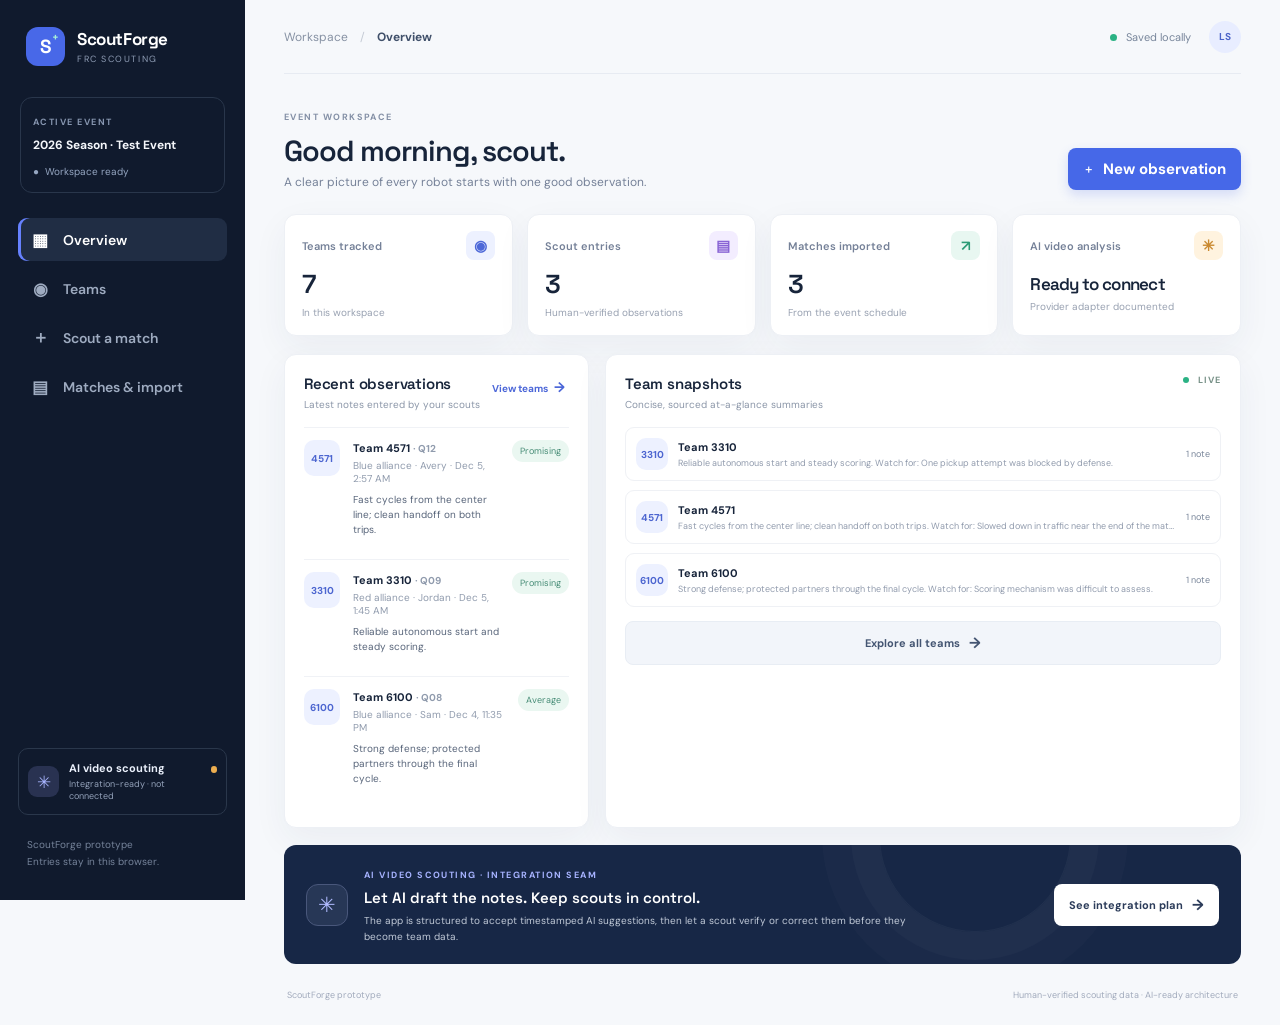
<file: scouting-app/index.html>
<!doctype html>
<html lang="en">
<head>
  <meta charset="utf-8">
  <meta name="viewport" content="width=device-width, initial-scale=1">
  <meta name="theme-color" content="#101a2d">
  <title>ScoutForge | FRC Scouting</title>
  <link rel="stylesheet" href="styles.css">
</head>
<body>
  <div class="app-shell">
    <aside class="sidebar" aria-label="Main navigation">
      <a class="brand" href="#dashboard" aria-label="ScoutForge home">
        <span class="brand-mark">S<span>+</span></span>
        <span><strong>ScoutForge</strong><small>FRC SCOUTING</small></span>
      </a>
      <div class="event-picker"><span class="eyebrow">ACTIVE EVENT</span><strong id="eventName">2026 Season · Test Event</strong><span class="event-dot">● &nbsp;Workspace ready</span></div>
      <nav class="nav-links">
        <button class="nav-link active" data-view="dashboard"><span>▦</span> Overview</button>
        <button class="nav-link" data-view="teams"><span>◉</span> Teams</button>
        <button class="nav-link" data-view="scout"><span>＋</span> Scout a match</button>
        <button class="nav-link" data-view="matches"><span>▤</span> Matches & import</button>
      </nav>
      <div class="sidebar-bottom"><div class="ai-mini"><span class="ai-icon">✳</span><div><strong>AI video scouting</strong><small>Integration-ready · not connected</small></div><span class="status-pip"></span></div><p>ScoutForge prototype<br>Entries stay in this browser.</p></div>
    </aside>

    <main class="main-content">
      <header class="topbar"><div class="mobile-brand"><span class="brand-mark">S<span>+</span></span><strong>ScoutForge</strong></div><div class="breadcrumb">Workspace <span>/</span> <strong id="pageLabel">Overview</strong></div><div class="topbar-right"><span class="sync-status"><i></i> Saved locally</span><button class="avatar" title="Local prototype">LS</button></div></header>

      <section class="view active" id="view-dashboard">
        <div class="page-heading"><div><span class="eyebrow">EVENT WORKSPACE</span><h1>Good morning, scout.</h1><p>A clear picture of every robot starts with one good observation.</p></div><button class="button primary" data-go="scout">＋ <span>New observation</span></button></div>
        <div class="stats-grid">
          <article class="stat-card"><div class="stat-top"><span>Teams tracked</span><span class="stat-icon blue">◉</span></div><strong id="teamCount">0</strong><small>In this workspace</small></article>
          <article class="stat-card"><div class="stat-top"><span>Scout entries</span><span class="stat-icon violet">▤</span></div><strong id="entryCount">0</strong><small>Human-verified observations</small></article>
          <article class="stat-card"><div class="stat-top"><span>Matches imported</span><span class="stat-icon green">↗</span></div><strong id="matchCount">0</strong><small>From the event schedule</small></article>
          <article class="stat-card ai-stat"><div class="stat-top"><span>AI video analysis</span><span class="stat-icon amber">✳</span></div><strong class="stat-word">Ready to connect</strong><small>Provider adapter documented</small></article>
        </div>
        <div class="content-grid">
          <section class="panel recent-panel"><div class="panel-heading"><div><h2>Recent observations</h2><p>Latest notes entered by your scouts</p></div><button class="text-button" data-go="teams">View teams <span>→</span></button></div><div id="recentEntries" class="recent-list"></div></section>
          <section class="panel focus-panel"><div class="panel-heading"><div><h2>Team snapshots</h2><p>Concise, sourced at-a-glance summaries</p></div><span class="live-label"><i></i> LIVE</span></div><div id="teamSnapshots" class="snapshot-list"></div><button class="button subtle full-width" data-go="teams">Explore all teams <span>→</span></button></section>
        </div>
        <section class="banner"><div class="banner-symbol">✳</div><div><span class="eyebrow">AI VIDEO SCOUTING · INTEGRATION SEAM</span><h2>Let AI draft the notes. Keep scouts in control.</h2><p>The app is structured to accept timestamped AI suggestions, then let a scout verify or correct them before they become team data.</p></div><button class="button banner-button" data-go="matches">See integration plan <span>→</span></button></section>
      </section>

      <section class="view" id="view-teams">
        <div class="page-heading"><div><span class="eyebrow">TEAM DIRECTORY</span><h1>Team snapshots</h1><p>Compact summaries built from match observations and pit notes.</p></div><label class="search-box"><span>⌕</span><input id="teamSearch" type="search" placeholder="Search team or notes" aria-label="Search teams"></label></div>
        <div id="teamsList" class="teams-grid"></div>
      </section>

      <section class="view" id="view-scout">
        <div class="page-heading"><div><span class="eyebrow">QUICK ENTRY</span><h1>Scout a match</h1><p>Capture the useful details, not a long checklist.</p></div><span class="offline-pill"><i></i> Works offline on this device</span></div>
        <div class="form-layout"><form id="scoutForm" class="panel scout-form">
          <div class="form-section-title"><span class="step-number">01</span><div><h2>Match & robot</h2><p>Who and when?</p></div></div>
          <div class="form-row"><label>Team number<input name="team" type="number" min="1" placeholder="e.g. 4571" required></label><label>Match<input name="match" type="text" placeholder="e.g. Q12" required></label></div>
          <div class="form-row"><label>Alliance<select name="alliance"><option value="Red">Red</option><option value="Blue">Blue</option><option value="Unknown">Unknown</option></select></label><label>Scout name<input name="scout" type="text" placeholder="Your name"></label></div>
          <div class="form-section-title second"><span class="step-number">02</span><div><h2>What stood out?</h2><p>Short, specific, useful.</p></div></div>
          <label>Observed strengths<textarea name="strengths" rows="3" placeholder="What did the robot do well?"></textarea></label>
          <label>Limitations or issues<textarea name="issues" rows="3" placeholder="Anything that affected performance?"></textarea></label>
          <div class="form-row"><label>Consistency<select name="consistency"><option value="Not sure">Not sure</option><option value="Consistent">Consistent</option><option value="Mixed">Mixed</option><option value="Inconsistent">Inconsistent</option></select></label><label>Overall impression<select name="impression"><option value="Promising">Promising</option><option value="Average">Average</option><option value="Needs review">Needs review</option></select></label></div>
          <div class="form-actions"><span>Saved on this device; sync can be added later.</span><button class="button primary" type="submit">Save observation <span>→</span></button></div>
        </form>
        <aside class="form-aside"><div class="panel tip-card"><span class="tip-icon">✦</span><h3>Scout for signal</h3><p>Describe what you saw, not what you assume. One specific observation is more valuable than a long vague note.</p><div class="tip-example"><span>EXAMPLE</span><p>“Picked up from the center line twice; missed the second cycle after traffic.”</p></div></div><div class="panel future-card"><span class="eyebrow">COMING IN AI PIPELINE</span><h3>AI-drafted observations</h3><p>Timestamped suggestions will appear here for review. They will never silently replace scout-confirmed entries.</p><span class="pill muted">Provider not connected</span></div></aside></div>
      </section>

      <section class="view" id="view-matches">
        <div class="page-heading"><div><span class="eyebrow">EVENT TOOLS</span><h1>Matches & setup</h1><p>Import a schedule and prepare the workspace for scouting.</p></div></div>
        <div class="content-grid match-layout">
          <section class="panel import-panel"><div class="panel-heading"><div><h2>Import match schedule</h2><p>Admin or trusted user workflow</p></div><span class="upload-icon">↑</span></div><div class="drop-zone" id="dropZone"><div class="csv-icon">CSV</div><strong>Choose a schedule file</strong><span>CSV format · file is processed in this browser</span><label class="button subtle file-button">Browse files<input type="file" id="scheduleFile" accept=".csv,text/csv"></label></div><div class="format-note"><strong>Expected CSV columns</strong><code>match, red1, red2, red3, blue1, blue2, blue3</code><span>Header names are case-insensitive. Extra columns are ignored.</span></div><div id="importMessage" class="import-message" role="status"></div><div class="role-note"><span>ⓘ</span><p><strong>Access control placeholder</strong><br>This prototype has no login or role enforcement. Restrict schedule imports to admins/trusted users when authentication is added.</p></div></section>
          <section class="panel ai-panel"><div class="panel-heading"><div><h2>AI video pipeline</h2><p>Designed for a replaceable analysis provider</p></div><span class="ai-icon large">✳</span></div><div class="pipeline"><div class="pipeline-step"><span>1</span><div><strong>Video source</strong><small>Upload, event recording, or approved feed</small></div><b>○</b></div><div class="pipeline-step"><span>2</span><div><strong>Analysis adapter</strong><small>Insert your model/service integration here</small></div><b>○</b></div><div class="pipeline-step"><span>3</span><div><strong>Review suggestions</strong><small>Timestamp + confidence + scout decision</small></div><b>○</b></div><div class="pipeline-step"><span>4</span><div><strong>Team summary</strong><small>Only confirmed data rolls into the overview</small></div><b>○</b></div></div><a class="text-button docs-link" href="AI_INTEGRATION.md" target="_blank" rel="noreferrer">Open AI integration outline <span>↗</span></a></section>
        </div>
        <section class="panel schedule-panel"><div class="panel-heading"><div><h2>Schedule</h2><p id="scheduleSubtitle">Imported matches appear here</p></div><button class="text-button" id="clearSchedule">Clear schedule</button></div><div id="scheduleTable"></div></section>
      </section>
      <footer class="app-footer"><span>ScoutForge prototype</span><span>Human-verified scouting data · AI-ready architecture</span></footer>
    </main>
  </div>
  <div id="toast" class="toast" role="status" aria-live="polite"></div>
  <script src="app.js"></script>
</body>
</html>
</file>
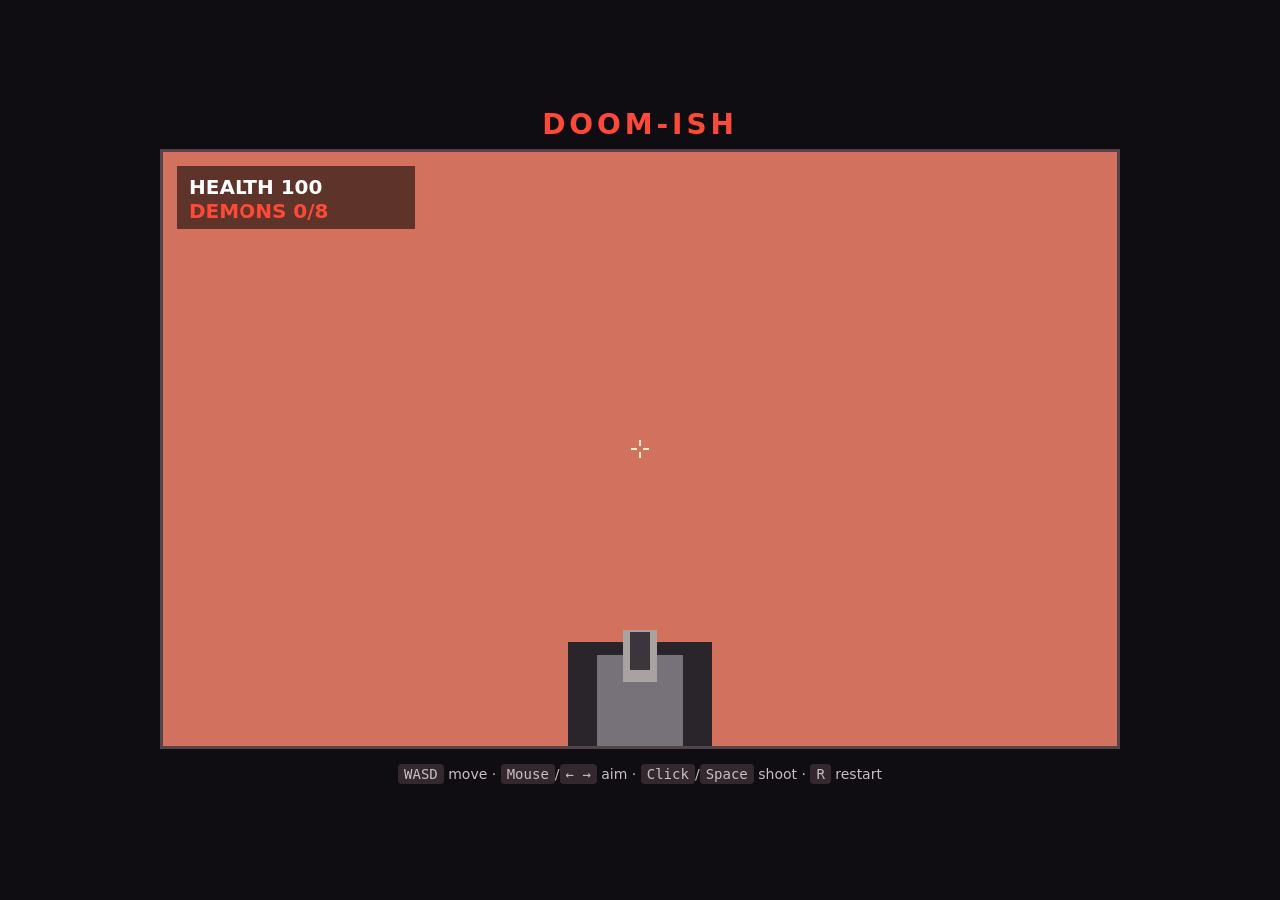
<file: doom.html>
<!doctype html>
<html lang="en">
<meta charset="utf-8">
<meta name="viewport" content="width=device-width,initial-scale=1">
<title>DOOM-ish: Tyler’s Problem</title>
<style>
  * { box-sizing: border-box }
  body {
    margin: 0; min-height: 100vh; display: grid; place-items: center;
    background: #100d12; color: #eee; font: 14px system-ui, sans-serif;
  }
  main { width: min(96vw, 960px); text-align: center }
  h1 { margin: 8px; color: #ff4938; letter-spacing: .14em }
  canvas {
    display: block; width: 100%; aspect-ratio: 8 / 5;
    background: #19151a; border: 3px solid #55434a; cursor: crosshair;
    image-rendering: pixelated;
  }
  p { color: #c9bec2; line-height: 1.6 }
  kbd { background: #33282e; padding: 2px 6px; border-radius: 4px }
</style>
<main>
  <h1>DOOM-ISH</h1>
  <canvas id="game" width="960" height="600"></canvas>
  <p><kbd>WASD</kbd> move · <kbd>Mouse</kbd>/<kbd>← →</kbd> aim · <kbd>Click</kbd>/<kbd>Space</kbd> shoot · <kbd>R</kbd> restart</p>
</main>
<script>
(() => {
  const canvas = document.querySelector("#game");
  const ctx = canvas.getContext("2d");
  const W = canvas.width, H = canvas.height, FOV = Math.PI / 3;
  const map = [
    "################",
    "#..............#",
    "#..##......##..#",
    "#..............#",
    "#....#.........#",
    "#....#..##.....#",
    "#..............#",
    "#..##......#...#",
    "#..............#",
    "#......##......#",
    "#..............#",
    "################"
  ];
  const keys = new Set();
  let player, enemies, kills, flash, gameOver, won, lastTime, zbuffer;

  function reset() {
    player = { x: 2.5, y: 2.5, angle: 0, health: 100, hurt: 0 };
    enemies = [
      [7.5, 2.5], [12.5, 3.5], [5.5, 4.5], [10.5, 6.5],
      [3.5, 8.5], [8.5, 8.5], [13.5, 9.5], [6.5, 10.2]
    ].map(([x,y]) => ({x,y,hp:1,attack:0}));
    kills = 0; flash = 0; gameOver = false; won = false;
  }
  reset();

  function wall(x,y) {
    const mx = Math.floor(x), my = Math.floor(y);
    return !map[my] || map[my][mx] !== ".";
  }
  function moveTo(x,y) {
    const r = .22;
    if (!wall(x + Math.sign(x-player.x)*r, player.y)) player.x = x;
    if (!wall(player.x, y + Math.sign(y-player.y)*r)) player.y = y;
  }
  function wallDistance(angle) {
    const rx = Math.cos(angle), ry = Math.sin(angle);
    let mx = Math.floor(player.x), my = Math.floor(player.y);
    const ddx = Math.abs(1 / (rx || 1e-9)), ddy = Math.abs(1 / (ry || 1e-9));
    const sx = rx < 0 ? -1 : 1, sy = ry < 0 ? -1 : 1;
    let sxDist = (rx < 0 ? player.x-mx : mx+1-player.x) * ddx;
    let syDist = (ry < 0 ? player.y-my : my+1-player.y) * ddy;
    let side = 0, steps = 0;
    while (steps++ < 40) {
      if (sxDist < syDist) { sxDist += ddx; mx += sx; side = 0; }
      else { syDist += ddy; my += sy; side = 1; }
      if (!map[my] || map[my][mx] !== ".") break;
    }
    const distance = side === 0
      ? (mx - player.x + (1-sx)/2) / (rx || 1e-9)
      : (my - player.y + (1-sy)/2) / (ry || 1e-9);
    return { distance: Math.max(.001, distance), side, mx, my };
  }

  function shoot() {
    if (gameOver || won) { reset(); return; }
    flash = 0.12;
    let target = null, best = .13;
    for (const e of enemies) {
      if (e.hp <= 0) continue;
      const dx = e.x-player.x, dy = e.y-player.y;
      const dist = Math.hypot(dx,dy);
      let diff = Math.atan2(dy,dx)-player.angle;
      diff = Math.atan2(Math.sin(diff), Math.cos(diff));
      const aim = Math.abs(diff) + Math.max(0, .035-dist*.003);
      if (aim < best && wallDistance(player.angle + diff).distance > dist-.25) {
        best = aim; target = e;
      }
    }
    if (target) {
      target.hp = 0; kills++;
      if (kills === 8) won = true;
    }
  }

  function update(dt) {
    if (gameOver || won) return;
    const turn = (keys.has("ArrowRight") ? 1 : 0) - (keys.has("ArrowLeft") ? 1 : 0);
    player.angle += turn * 2.3 * dt;
    const forward = (keys.has("w") || keys.has("W") || keys.has("ArrowUp") ? 1 : 0)
                   - (keys.has("s") || keys.has("S") || keys.has("ArrowDown") ? 1 : 0);
    const strafe = (keys.has("d") || keys.has("D") ? 1 : 0) - (keys.has("a") || keys.has("A") ? 1 : 0);
    const speed = 3.0 * dt;
    const dx = (Math.cos(player.angle)*forward + Math.cos(player.angle+Math.PI/2)*strafe)*speed;
    const dy = (Math.sin(player.angle)*forward + Math.sin(player.angle+Math.PI/2)*strafe)*speed;
    moveTo(player.x+dx, player.y+dy);

    for (const e of enemies) {
      if (e.hp <= 0) continue;
      const dx = player.x-e.x, dy = player.y-e.y, dist = Math.hypot(dx,dy);
      e.attack -= dt;
      if (dist < 8 && dist > 1.25) {
        const step = 0.7*dt, a = Math.atan2(dy,dx);
        const nx = e.x+Math.cos(a)*step, ny = e.y+Math.sin(a)*step;
        if (!wall(nx,e.y)) e.x=nx;
        if (!wall(e.x,ny)) e.y=ny;
      } else if (dist <= 1.25 && e.attack <= 0) {
        player.health -= 12; player.hurt = .2; e.attack = .75;
        if (player.health <= 0) gameOver = true;
      }
    }
    flash = Math.max(0,flash-dt);
    player.hurt = Math.max(0,player.hurt-dt);
  }

  function render() {
    const cols = 480, strip = W/cols;
    zbuffer = new Float32Array(cols);

    const sky = ctx.createLinearGradient(0,0,0,H/2);
    sky.addColorStop(0,"#17151f"); sky.addColorStop(1,"#61362e");
    ctx.fillStyle=sky; ctx.fillRect(0,0,W,H/2);
    const floor = ctx.createLinearGradient(0,H/2,0,H);
    floor.addColorStop(0,"#49302a"); floor.addColorStop(1,"#171315");
    ctx.fillStyle=floor; ctx.fillRect(0,H/2,W,H/2);

    for (let i=0;i<cols;i++) {
      const angle = player.angle + (i/cols-.5)*FOV;
      const hit = wallDistance(angle);
      const dist = hit.distance * Math.cos(angle-player.angle);
      zbuffer[i]=dist;
      const height = Math.min(H*2,H/(dist||.01));
      const top = (H-height)/2;
      const shade = Math.max(35, 205-dist*20-(hit.side?35:0));
      const brick = ((hit.mx*7+hit.my*13)%3)*7;
      ctx.fillStyle=`rgb(${shade+brick},${Math.max(20,shade*.58)},${Math.max(18,shade*.48)})`;
      ctx.fillRect(i*strip,top,strip+1,height);
      ctx.fillStyle="rgba(0,0,0,.13)";
      if ((hit.mx+hit.my)%2===0) ctx.fillRect(i*strip,top+height*.48,strip+1,2);
    }

    const alive = enemies.filter(e=>e.hp>0).sort((a,b)=>
      Math.hypot(b.x-player.x,b.y-player.y)-Math.hypot(a.x-player.x,a.y-player.y));
    for (const e of alive) {
      const dx=e.x-player.x,dy=e.y-player.y,dist=Math.hypot(dx,dy);
      const rel=Math.atan2(Math.sin(Math.atan2(dy,dx)-player.angle),
                           Math.cos(Math.atan2(dy,dx)-player.angle));
      if (Math.abs(rel)>FOV*.7 || dist<.2) continue;
      const sx=(.5+rel/FOV)*W, size=Math.min(H,H/(dist||.1)*.72);
      const sy=H/2, left=Math.floor((sx-size*.28)/strip), right=Math.ceil((sx+size*.28)/strip);
      const center=Math.max(0,Math.min(cols-1,Math.floor(sx/strip)));
      if (dist > zbuffer[center]+.2) continue;
      ctx.save();
      ctx.translate(sx,sy); ctx.scale(size/100,size/100);
      ctx.fillStyle="#2a1015";
      ctx.beginPath(); ctx.ellipse(0,16,24,39,0,0,Math.PI*2); ctx.fill();
      ctx.fillStyle="#a72d27";
      ctx.beginPath(); ctx.ellipse(0,15,20,34,0,0,Math.PI*2); ctx.fill();
      ctx.fillStyle="#e24930";
      ctx.beginPath(); ctx.moveTo(-17,-9); ctx.lineTo(-27,-34); ctx.lineTo(-7,-22);
      ctx.lineTo(0,-29); ctx.lineTo(8,-22); ctx.lineTo(27,-34); ctx.lineTo(18,-7);
      ctx.closePath(); ctx.fill();
      ctx.fillStyle="#ffe38a";
      ctx.fillRect(-13,-3,8,5); ctx.fillRect(5,-3,8,5);
      ctx.fillStyle="#211318"; ctx.fillRect(-10,-2,3,3); ctx.fillRect(8,-2,3,3);
      ctx.fillStyle="#531a1e"; ctx.fillRect(-7,12,14,4);
      ctx.restore();
    }

    ctx.strokeStyle="#fff4d0"; ctx.lineWidth=2;
    ctx.beginPath(); ctx.moveTo(W/2-9,H/2); ctx.lineTo(W/2-3,H/2);
    ctx.moveTo(W/2+3,H/2); ctx.lineTo(W/2+9,H/2);
    ctx.moveTo(W/2,H/2-9); ctx.lineTo(W/2,H/2-3);
    ctx.moveTo(W/2,H/2+3); ctx.lineTo(W/2,H/2+9); ctx.stroke();
    ctx.fillStyle="#29252b"; ctx.fillRect(W/2-72,H-105,144,105);
    ctx.fillStyle="#77717a"; ctx.fillRect(W/2-43,H-92,86,92);
    ctx.fillStyle="#aaa2a0"; ctx.fillRect(W/2-17,H-117,34,52);
    ctx.fillStyle="#3c353b"; ctx.fillRect(W/2-10,H-115,20,38);
    if (flash>0) {
      ctx.fillStyle="#ffe58a"; ctx.beginPath();
      ctx.moveTo(W/2,H-125); ctx.lineTo(W/2-36,H-171);
      ctx.lineTo(W/2-10,H-160); ctx.lineTo(W/2,H-202);
      ctx.lineTo(W/2+13,H-159); ctx.lineTo(W/2+38,H-173);
      ctx.closePath(); ctx.fill();
    }

    ctx.fillStyle="rgba(0,0,0,.55)"; ctx.fillRect(14,14,240,64);
    ctx.fillStyle="#fff"; ctx.font="bold 20px system-ui";
    ctx.fillText(`HEALTH ${Math.max(0,player.health)}`,26,42);
    ctx.fillStyle="#ff4938"; ctx.fillText(`DEMONS ${kills}/8`,26,67);
    if (player.hurt>0) { ctx.fillStyle=`rgba(255,0,0,${player.hurt})`; ctx.fillRect(0,0,W,H); }

    if (gameOver || won) {
      ctx.fillStyle="rgba(0,0,0,.72)"; ctx.fillRect(0,0,W,H);
      ctx.textAlign="center"; ctx.fillStyle=won?"#ffe38a":"#ff4938";
      ctx.font="bold 52px system-ui";
      ctx.fillText(won?"YOU WIN. TYLER LOSES.":"YOU GOT BONKED.",W/2,H/2-10);
      ctx.fillStyle="#fff"; ctx.font="20px system-ui";
      ctx.fillText("Press R or click to play again",W/2,H/2+34);
      ctx.textAlign="left";
    }
  }

  let previous=performance.now();
  function loop(now) {
    const dt=Math.min(.04,(now-previous)/1000); previous=now;
    update(dt); render(); requestAnimationFrame(loop);
  }
  requestAnimationFrame(loop);

  window.addEventListener("keydown", e => {
    keys.add(e.key);
    if ([" ","ArrowUp","ArrowDown","ArrowLeft","ArrowRight"].includes(e.key)) e.preventDefault();
    if (e.key===" " && !e.repeat) shoot();
    if ((e.key==="r"||e.key==="R") && (gameOver||won)) reset();
  });
  window.addEventListener("keyup", e => keys.delete(e.key));
  canvas.addEventListener("click", () => {
    if (gameOver||won) reset();
    else { canvas.requestPointerLock?.(); shoot(); }
  });
  document.addEventListener("mousemove", e => {
    if (document.pointerLockElement===canvas) player.angle += e.movementX*.0025;
  });
})();
</script>
</html>
</file>
<file: scouting-app/styles.css>
@import url('https://fonts.googleapis.com/css2?family=DM+Sans:wght@400;500;600;700&family=Space+Grotesk:wght@500;600;700&display=swap');
:root{--ink:#17243a;--muted:#758198;--line:#e7ebf2;--paper:#f6f8fb;--white:#fff;--navy:#101a2d;--blue:#4668e8;--blue-light:#edf1ff;--green:#25a57b;--amber:#e39a35;--shadow:0 12px 35px rgba(30,48,82,.055)}*{box-sizing:border-box}body{margin:0;background:var(--paper);color:var(--ink);font:14px 'DM Sans',sans-serif}button,input,textarea,select{font:inherit}button{cursor:pointer}.app-shell{min-height:100vh}.sidebar{width:245px;background:var(--navy);color:#eaf0fb;position:fixed;inset:0 auto 0 0;padding:27px 18px 20px;display:flex;flex-direction:column;z-index:5}.brand{display:flex;align-items:center;gap:12px;color:#fff;text-decoration:none;padding:0 8px 31px}.brand-mark{display:grid;place-items:center;width:39px;height:39px;border-radius:12px;background:#4868e8;color:white;font:700 19px 'Space Grotesk';position:relative}.brand-mark span{font-size:11px;color:#a8f0d7;position:absolute;right:6px;top:3px}.brand strong{display:block;font:700 17px 'Space Grotesk';letter-spacing:-.4px}.brand small{display:block;color:#8f9db5;font-size:9px;letter-spacing:1.55px;margin-top:3px}.event-picker{border:1px solid #29364b;border-radius:12px;padding:13px 12px;margin:0 2px 25px}.eyebrow{font-size:9px;font-weight:700;letter-spacing:1.45px;color:#8490a6}.event-picker .eyebrow{color:#8796b0}.event-picker strong{display:block;font-size:12px;margin:8px 0;color:#f5f7fb}.event-dot{font-size:10px;color:#95a6c1}.nav-links{display:grid;gap:6px}.nav-link{height:43px;border:0;border-radius:9px;padding:0 12px;text-align:left;background:transparent;color:#9eabc0;font-weight:600;display:flex;align-items:center;gap:13px}.nav-link span{font-size:17px;width:20px;text-align:center}.nav-link:hover,.nav-link.active{background:#202d44;color:white}.nav-link.active{box-shadow:inset 3px 0 #6681ff}.sidebar-bottom{margin-top:auto}.ai-mini{display:flex;align-items:center;gap:10px;padding:12px 9px;border:1px solid #2a374b;border-radius:10px}.ai-icon{display:grid;place-items:center;width:31px;height:31px;color:#a9b5ff;background:#293251;border-radius:9px;font-size:17px;flex-shrink:0}.ai-mini strong,.ai-mini small{display:block}.ai-mini strong{font-size:11px}.ai-mini small{font-size:9px;color:#93a1b9;margin-top:3px}.status-pip{width:7px;height:7px;border-radius:50%;background:#edae50;margin-left:auto;align-self:flex-start;margin-top:5px}.sidebar-bottom>p{font-size:10px;line-height:1.65;color:#75839a;padding:12px 9px 0}.main-content{margin-left:245px;min-height:100vh;padding:0 39px 24px;max-width:1800px}.topbar{height:74px;border-bottom:1px solid var(--line);display:flex;align-items:center;justify-content:space-between;margin-bottom:32px}.breadcrumb{font-size:12px;color:#8691a3}.breadcrumb span{margin:0 9px;color:#c4cad4}.breadcrumb strong{color:#40506a}.topbar-right{display:flex;align-items:center;gap:18px}.sync-status{font-size:11px;color:#78869b}.sync-status i,.offline-pill i,.live-label i{display:inline-block;width:7px;height:7px;background:#2bb284;border-radius:50%;margin-right:6px}.avatar{border:0;border-radius:50%;width:32px;height:32px;background:#e8edff;color:#4b63c9;font-weight:700;font-size:10px}.mobile-brand{display:none}.view{display:none}.view.active{display:block}.page-heading{display:flex;align-items:flex-end;justify-content:space-between;margin:0 0 24px}.page-heading h1{font:600 29px 'Space Grotesk';letter-spacing:-1px;margin:8px 0 5px}.page-heading p{color:var(--muted);margin:0;font-size:12px}.button{border:0;border-radius:8px;padding:11px 15px;font-weight:700;font-size:11px;display:inline-flex;align-items:center;gap:9px;justify-content:center;text-decoration:none}.button.primary{color:#fff;background:var(--blue);box-shadow:0 5px 12px #4668e832}.button.primary:hover{background:#3556d4}.button.subtle{color:#445572;background:#f2f5fa;border:1px solid #e8edf4}.button span{font-size:15px}.stats-grid{display:grid;grid-template-columns:repeat(4,1fr);gap:14px;margin-bottom:18px}.stat-card,.panel{background:var(--white);border:1px solid #edf0f5;border-radius:12px;box-shadow:var(--shadow)}.stat-card{padding:16px 17px 15px;min-height:119px}.stat-top{display:flex;justify-content:space-between;align-items:center;color:#758198;font-size:11px;font-weight:600}.stat-icon{display:grid;place-items:center;width:29px;height:29px;border-radius:8px;font-size:15px}.stat-icon.blue{color:#4d68d8;background:#edf1ff}.stat-icon.violet{color:#8964d5;background:#f3edff}.stat-icon.green{color:#2c9b76;background:#e8f7f1}.stat-icon.amber{color:#ca8a31;background:#fff3df}.stat-card>strong{display:block;font:600 26px 'Space Grotesk';margin:7px 0 1px;letter-spacing:-.7px}.stat-card>small{font-size:10px;color:#98a1b1}.stat-card .stat-word{font-size:17px;margin-top:13px}.content-grid{display:grid;grid-template-columns:1.3fr 1fr;gap:16px;margin-bottom:17px}.panel{padding:19px}.panel-heading{display:flex;align-items:flex-start;justify-content:space-between;margin-bottom:16px}.panel-heading h2{font:600 15px 'Space Grotesk';margin:0 0 5px;letter-spacing:-.2px}.panel-heading p{margin:0;color:#8b96a8;font-size:10px}.text-button{background:none;border:0;color:#4b66d8;font-size:10px;font-weight:700;padding:4px}.text-button span{font-size:14px;margin-left:4px}.recent-list{display:grid}.recent-item{display:grid;grid-template-columns:38px 1fr auto;align-items:start;gap:11px;padding:12px 0;border-top:1px solid #f0f2f6}.team-badge{display:grid;place-items:center;width:36px;height:36px;background:#edf1ff;color:#4c65d0;border-radius:10px;font-weight:700;font-size:10px}.entry-title{font-size:11px;font-weight:700;margin:1px 0 4px}.entry-meta{font-size:10px;color:#909bad}.entry-note{font-size:10px;line-height:1.5;color:#58657a;margin-top:7px}.entry-tag{font-size:9px;color:#478c76;background:#eaf7f1;border-radius:20px;padding:5px 8px;white-space:nowrap}.empty-state{text-align:center;padding:30px 12px;color:#8b96a8;font-size:11px}.empty-state strong{display:block;color:#40506a;font-size:12px;margin-bottom:5px}.snapshot-list{display:grid;gap:9px;margin-bottom:14px}.snapshot{display:flex;align-items:center;gap:10px;border:1px solid #eff1f5;border-radius:9px;padding:10px}.snapshot .team-badge{width:32px;height:32px}.snapshot-info{min-width:0;flex:1}.snapshot-info strong{font-size:11px;display:block}.snapshot-info small{color:#919bad;font-size:9px;display:block;margin-top:3px;white-space:nowrap;overflow:hidden;text-overflow:ellipsis}.snapshot-count{font-size:9px;color:#79869a}.full-width{width:100%}.live-label{font-size:9px;letter-spacing:1px;color:#769086;font-weight:700}.live-label i{width:6px;height:6px}.banner{border-radius:12px;background:#172746;color:white;padding:19px 22px;display:flex;align-items:center;gap:16px;position:relative;overflow:hidden}.banner:after{content:'';position:absolute;width:190px;height:190px;border:1px solid #ffffff0b;border-radius:50%;right:170px;top:-105px;box-shadow:0 0 0 28px #ffffff06,0 0 0 57px #ffffff04}.banner-symbol{display:grid;place-items:center;border:1px solid #49577b;background:#273756;width:42px;height:42px;border-radius:12px;color:#b1bbff;font-size:21px;flex-shrink:0}.banner .eyebrow{color:#a7b3ff}.banner h2{font:600 15px 'Space Grotesk';margin:6px 0}.banner p{font-size:10px;color:#c0c9d7;margin:0;max-width:550px;line-height:1.6}.banner-button{background:#fff;color:#2c3c5a;margin-left:auto;z-index:1;white-space:nowrap}.app-footer{display:flex;justify-content:space-between;color:#a1aabc;font-size:9px;margin-top:25px;padding:0 3px}.search-box{display:flex;align-items:center;background:white;border:1px solid var(--line);border-radius:8px;padding:0 11px;height:37px;width:230px;color:#8792a4}.search-box span{font-size:20px;margin-right:8px}.search-box input{border:0;outline:0;width:100%;font-size:11px;color:var(--ink)}.teams-grid{display:grid;grid-template-columns:repeat(2,1fr);gap:13px}.team-card{background:white;border:1px solid #edf0f5;border-radius:12px;padding:17px;box-shadow:var(--shadow)}.team-card-head{display:flex;align-items:center;gap:11px}.team-card-head .team-badge{width:42px;height:42px;font-size:12px}.team-card-head h3{margin:0;font:600 15px 'Space Grotesk'}.team-card-head p{margin:4px 0 0;color:#8b96a8;font-size:10px}.team-card .summary-text{font-size:11px;line-height:1.6;color:#536178;margin:15px 0}.team-card-footer{border-top:1px solid #eff1f5;padding-top:11px;display:flex;justify-content:space-between;color:#8994a5;font-size:9px}.consistency{color:#588b75}.offline-pill{font-size:10px;color:#557e70;background:#eaf7f1;border-radius:20px;padding:8px 11px}.form-layout{display:grid;grid-template-columns:minmax(0,1.5fr) minmax(240px,.75fr);gap:16px;align-items:start}.scout-form{padding:23px}.form-section-title{display:flex;gap:11px;align-items:center;margin-bottom:17px}.form-section-title.second{border-top:1px solid #edf0f5;padding-top:19px;margin-top:22px}.step-number{display:grid;place-items:center;width:27px;height:27px;border-radius:8px;background:#edf1ff;color:#4b65d8;font-size:10px;font-weight:700}.form-section-title h2{font:600 13px 'Space Grotesk';margin:0 0 3px}.form-section-title p{margin:0;color:#929bad;font-size:9px}.scout-form label{display:block;color:#59667b;font-size:10px;font-weight:600;margin-bottom:13px}.form-row{display:grid;grid-template-columns:1fr 1fr;gap:13px}.scout-form input,.scout-form select,.scout-form textarea{display:block;width:100%;margin-top:7px;border:1px solid #e5e9f0;background:#fbfcfe;border-radius:7px;padding:10px;color:#34435b;font-size:11px;outline:none}.scout-form input:focus,.scout-form select:focus,.scout-form textarea:focus{border-color:#8094ef;box-shadow:0 0 0 3px #edf0ff}.scout-form textarea{resize:vertical;min-height:72px}.form-actions{display:flex;align-items:center;justify-content:space-between;border-top:1px solid #edf0f5;padding-top:17px;margin-top:5px}.form-actions>span{font-size:9px;color:#929bad}.form-aside{display:grid;gap:14px}.tip-card{background:#f0f3ff;border-color:#e4e9ff}.tip-icon{font-size:20px;color:#5a71df}.tip-card h3,.future-card h3{font:600 14px 'Space Grotesk';margin:9px 0 7px}.tip-card>p,.future-card>p{font-size:10px;line-height:1.65;color:#69758a;margin:0}.tip-example{background:white;border:1px solid #e5eaff;border-radius:8px;padding:11px;margin-top:15px}.tip-example span{font-size:8px;letter-spacing:1px;font-weight:700;color:#7789d8}.tip-example p{font-size:10px;color:#546179;line-height:1.5;margin:6px 0 0}.future-card .eyebrow{color:#6678d4}.pill{display:inline-block;font-size:9px;padding:6px 8px;border-radius:20px;margin-top:13px}.pill.muted{background:#f0f2f6;color:#79869a}.match-layout{grid-template-columns:1fr 1fr;margin-bottom:16px}.upload-icon{display:grid;place-items:center;width:30px;height:30px;background:#edf1ff;color:#4e69dc;border-radius:8px;font-size:16px}.drop-zone{border:1px dashed #cbd4e4;border-radius:10px;padding:20px 12px;text-align:center;background:#fafbfe;display:flex;align-items:center;flex-direction:column}.csv-icon{width:40px;height:40px;border-radius:11px;background:#edf1ff;display:grid;place-items:center;color:#4f69d8;font-size:10px;font-weight:700;margin-bottom:10px}.drop-zone>strong{font-size:11px}.drop-zone>span{font-size:9px;color:#929bad;margin:5px 0 12px}.file-button{position:relative;overflow:hidden}.file-button input{position:absolute;inset:0;opacity:0;cursor:pointer}.format-note{display:grid;gap:6px;margin-top:15px}.format-note strong{font-size:9px;color:#5f6c81}.format-note code{font-size:9px;padding:8px;background:#f5f7fa;border-radius:6px;color:#526078}.format-note span{font-size:9px;color:#929bad}.role-note{display:flex;gap:9px;background:#fff8e9;border-radius:8px;padding:10px;margin-top:14px;color:#bd8733}.role-note p{font-size:9px;line-height:1.5;color:#88714b;margin:0}.role-note strong{color:#846230}.import-message{font-size:10px;margin-top:9px;color:#318360}.ai-icon.large{width:35px;height:35px}.pipeline{display:grid;gap:0}.pipeline-step{display:flex;align-items:center;gap:10px;padding:12px 0;border-top:1px solid #f0f2f6}.pipeline-step>span{display:grid;place-items:center;width:24px;height:24px;border-radius:50%;background:#f1f3f8;color:#76839a;font-size:10px;font-weight:700}.pipeline-step div{flex:1}.pipeline-step strong,.pipeline-step small{display:block}.pipeline-step strong{font-size:10px}.pipeline-step small{font-size:9px;color:#939daf;margin-top:3px}.pipeline-step>b{color:#b4bdcb;font-size:14px}.docs-link{padding:13px 0 0}.schedule-panel{margin-bottom:20px}.schedule-table{width:100%;border-collapse:collapse;font-size:10px}.schedule-table th{text-align:left;color:#8994a6;font-weight:600;padding:9px;border-bottom:1px solid #edf0f5}.schedule-table td{padding:10px 9px;border-bottom:1px solid #f1f3f7;color:#526078}.schedule-table td:first-child{font-weight:700;color:#34425a}.alliance-red{color:#cd626a}.alliance-blue{color:#5874d8}.toast{position:fixed;bottom:22px;left:50%;transform:translate(-50%,20px);background:#172746;color:white;padding:11px 17px;border-radius:8px;font-size:11px;opacity:0;transition:.22s;pointer-events:none;z-index:9;box-shadow:var(--shadow)}.toast.show{opacity:1;transform:translate(-50%,0)}
@media(max-width:1050px){.main-content{padding:0 24px 24px}.sidebar{width:215px}.main-content{margin-left:215px}.stats-grid{grid-template-columns:repeat(2,1fr)}.banner{align-items:flex-start}.banner-button{font-size:9px}.content-grid{grid-template-columns:1fr 1fr}}
@media(max-width:760px){.sidebar{display:none}.main-content{margin:0;padding:0 17px 22px}.topbar{height:60px;margin-bottom:24px}.mobile-brand{display:flex;align-items:center;gap:8px;font:700 14px 'Space Grotesk'}.mobile-brand .brand-mark{width:30px;height:30px;font-size:15px;border-radius:9px}.breadcrumb{display:none}.topbar-right{gap:10px}.sync-status{font-size:9px}.page-heading{align-items:flex-start;gap:13px;flex-direction:column;margin-bottom:18px}.page-heading h1{font-size:25px}.page-heading p{font-size:11px;line-height:1.5}.page-heading>.button,.page-heading>.offline-pill{align-self:flex-start}.stats-grid{gap:9px}.stat-card{padding:12px;min-height:106px}.stat-card>strong{font-size:23px}.stat-card .stat-word{font-size:14px}.stat-card>small{font-size:9px}.content-grid,.match-layout,.form-layout{grid-template-columns:1fr;gap:12px}.banner{padding:16px;flex-wrap:wrap;gap:11px}.banner-symbol{width:34px;height:34px}.banner>div:nth-child(2){flex:1}.banner h2{font-size:13px}.banner p{font-size:9px}.banner-button{margin-left:45px}.teams-grid{grid-template-columns:1fr}.search-box{width:100%}.form-row{gap:9px}.scout-form{padding:17px}.form-actions{align-items:flex-start;gap:12px;flex-direction:column}.form-actions .button{width:100%}.app-footer{line-height:1.5;gap:15px}.app-footer span:last-child{text-align:right}.schedule-table{min-width:570px}.schedule-panel{overflow-x:auto}.panel{padding:16px}}
@media(max-width:380px){.stats-grid{grid-template-columns:1fr 1fr}.form-row{grid-template-columns:1fr}.sync-status{display:none}}
</file>
